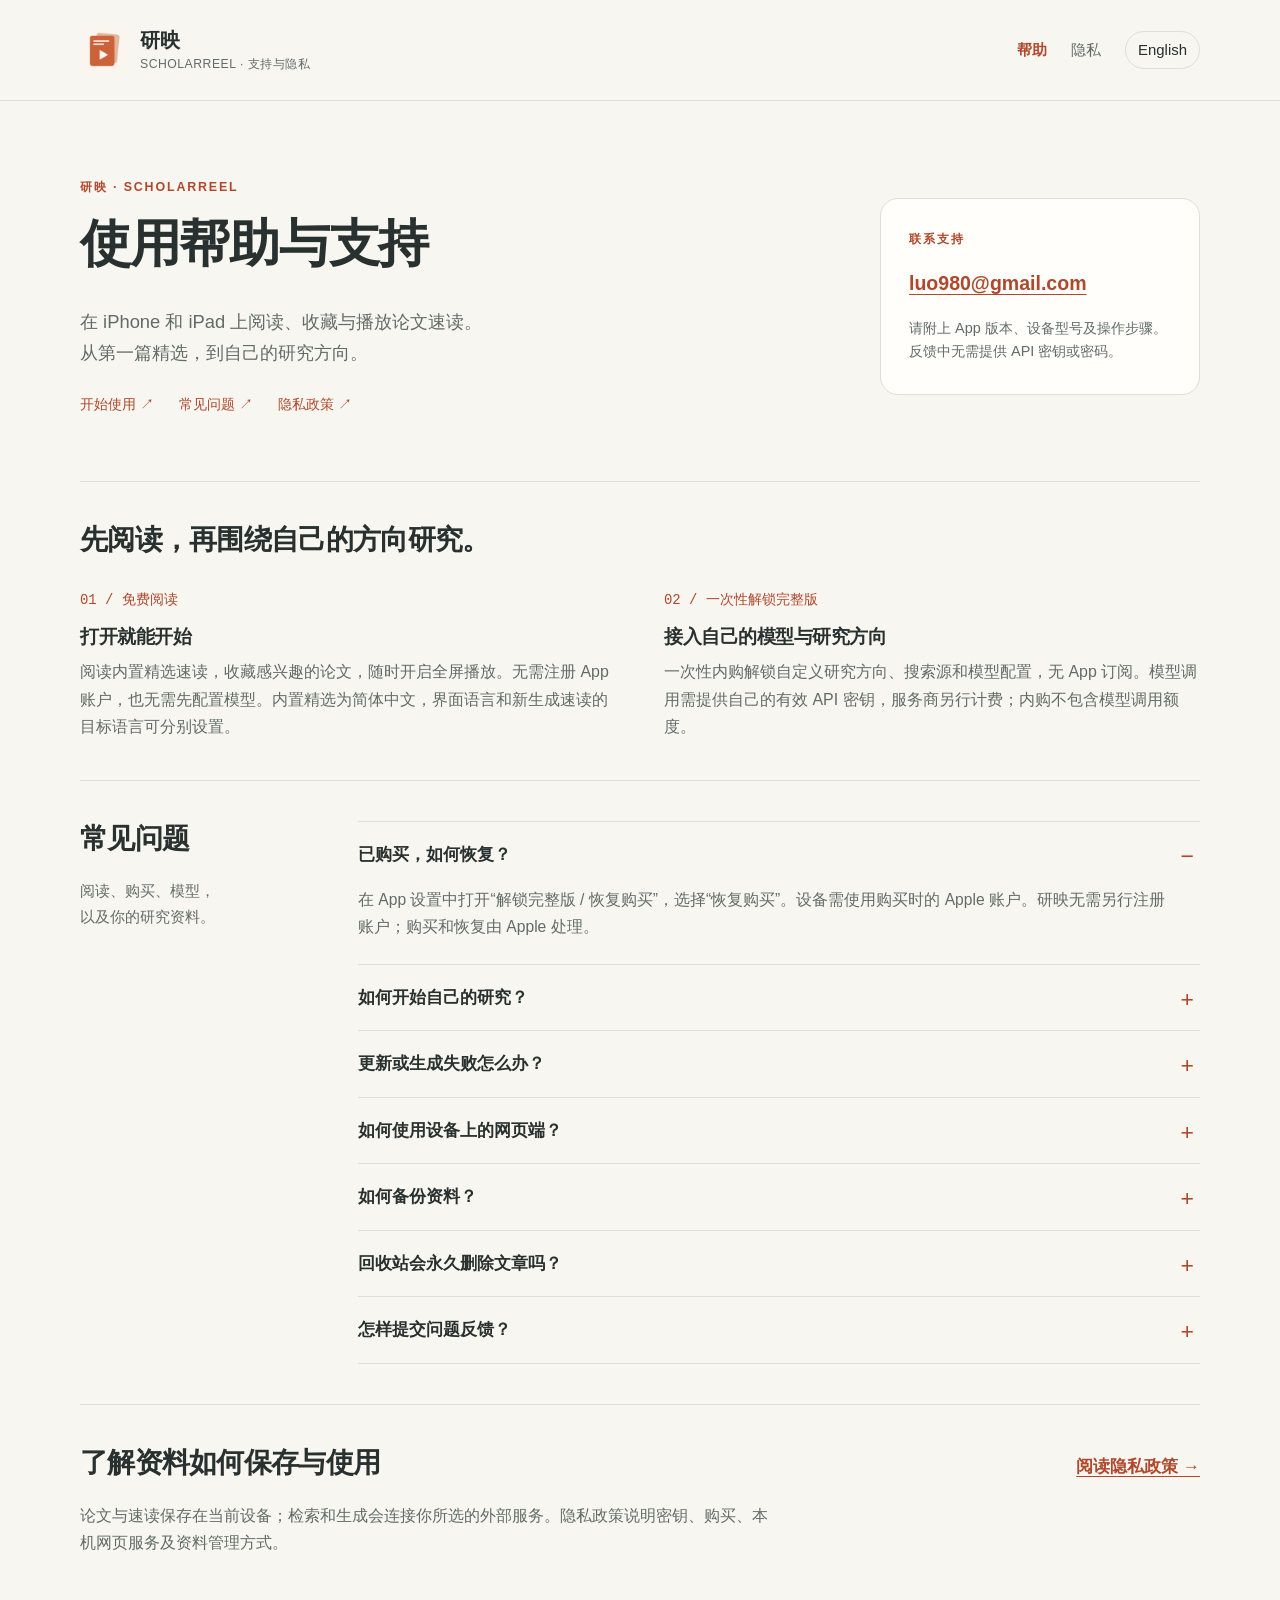
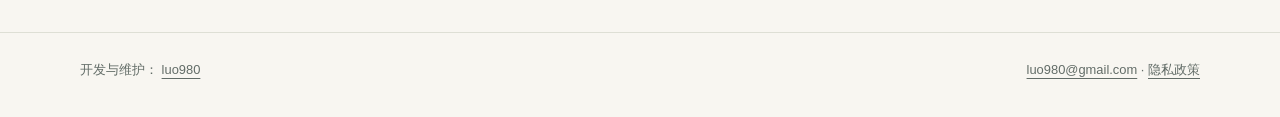
<file: site/index.html>
<!doctype html>
<html lang="zh-Hans">
<head>
<meta charset="utf-8">
<meta name="viewport" content="width=device-width, initial-scale=1">
<meta name="description" content="研映使用帮助：开始阅读、恢复购买、接入模型与联系支持。">
<meta name="theme-color" content="#f8f6f1">
<title>使用帮助与支持 · 研映</title>
<link rel="icon" href="assets/app-icon.png" type="image/png">
<link rel="stylesheet" href="assets/style.css">
<link rel="alternate" hreflang="en" href="en/">
</head>
<body>
<a class="skip" href="#main">跳到正文</a>
<header class="site-header"><div class="wrap header-inner">
<a class="brand" href="./"><img src="assets/app-icon.png" width="48" height="48" alt="研映 App 图标"><span>研映<small>SCHOLARREEL · 支持与隐私</small></span></a>
<nav class="top-nav" aria-label="主导航">
<a href="./" aria-current="page">帮助</a>
<a href="privacy/">隐私</a>
<a class="language" href="en/" lang="en" hreflang="en">English</a>
</nav></div></header>
<main id="main" class="wrap">
<section class="hero" aria-labelledby="page-title"><div><p class="eyebrow">研映 · SCHOLARREEL</p><h1 id="page-title">使用帮助与支持</h1><p class="lead">在 iPhone 和 iPad 上阅读、收藏与播放论文速读。<br>从第一篇精选，到自己的研究方向。</p><nav class="support-nav" aria-label="本页内容"><a href="#start">开始使用 ↗</a><a href="#questions">常见问题 ↗</a><a href="privacy/">隐私政策 ↗</a></nav></div>
<aside class="contact" aria-labelledby="contact-title"><p class="eyebrow" id="contact-title">联系支持</p><a class="email" href="mailto:luo980@gmail.com">luo980@gmail.com</a><p>请附上 App 版本、设备型号及操作步骤。<br>反馈中无需提供 API 密钥或密码。</p></aside></section>
<section class="section" id="start"><h2>先阅读，再围绕自己的方向研究。</h2><div class="steps">
<article><p class="step-number">01 / 免费阅读</p><h3>打开就能开始</h3><p>阅读内置精选速读，收藏感兴趣的论文，随时开启全屏播放。无需注册 App 账户，也无需先配置模型。内置精选为简体中文，界面语言和新生成速读的目标语言可分别设置。</p></article>
<article><p class="step-number">02 / 一次性解锁完整版</p><h3>接入自己的模型与研究方向</h3><p>一次性内购解锁自定义研究方向、搜索源和模型配置，无 App 订阅。模型调用需提供自己的有效 API 密钥，服务商另行计费；内购不包含模型调用额度。</p></article></div></section>
<section class="section faq-layout" id="questions"><div class="faq-title"><h2>常见问题</h2><p>阅读、购买、模型，<br>以及你的研究资料。</p></div><div><details class="faq" open><summary>已购买，如何恢复？</summary><div class="answer"><p>在 App 设置中打开“解锁完整版 / 恢复购买”，选择“恢复购买”。设备需使用购买时的 Apple 账户。研映无需另行注册账户；购买和恢复由 Apple 处理。</p></div></details><details class="faq"><summary>如何开始自己的研究？</summary><div class="answer"><p>解锁后，在“模型与 API”中保存模型服务、模型名称和自己的 API 密钥，并测试连接。添加研究方向、选择搜索源后，先更新论文，再选择速读目标语言和生成数量。可以手动生成，也可开启自动生成。</p><p>速读基于取得的论文标题和作者摘要整理。阅读重要结论时，请结合原论文核对。</p></div></details><details class="faq"><summary>更新或生成失败怎么办？</summary><div class="answer"><p>先在模型设置测试连接，再检查密钥、模型名称、服务商额度，以及研究方向绑定的搜索源。任务记录可帮助区分网络、来源或模型响应问题。使用自定义代理时，也请检查代理配置。</p></div></details><details class="faq"><summary>如何使用设备上的网页端？</summary><div class="answer"><p>在“设置 → 高级设置 → HTTP 与网页服务”查看当前设备的地址。其他设备需能连接到该地址，并让研映保持在前台或分屏显示。网页与 App 使用同一份本机资料，App 进入后台后网页服务会暂停。</p><p class="callout">网页服务默认开启，使用未加密的 HTTP，当前没有访问密码。能连接到服务的设备可浏览资料并操作配置和任务。请仅在可信网络使用，不需要时在上述设置中关闭。</p></div></details><details class="faq"><summary>如何备份资料？</summary><div class="answer"><p>在设置中导出 JSON 资料副本，包含论文、速读、收藏、笔记、回收站和研究配置，不含 App 保存的模型 API 密钥及代理密码。请自行保管导出文件。</p></div></details><details class="faq"><summary>回收站会永久删除文章吗？</summary><div class="answer"><p>移入回收站会保留文章，用于阻止后续重复推荐；可从回收站恢复。删除研究方向或搜索源会停止相应后续抓取，已有论文与速读仍保留。</p></div></details><details class="faq"><summary>怎样提交问题反馈？</summary><div class="answer"><p>发送邮件至 <a href="mailto:luo980@gmail.com">luo980@gmail.com</a>，附上设备型号、系统和 App 版本、操作步骤与报错内容。截图请遮盖 API 密钥、代理密码及其他私人信息。</p></div></details></div></section>
<section class="section privacy-note"><div><h2>了解资料如何保存与使用</h2><p>论文与速读保存在当前设备；检索和生成会连接你所选的外部服务。隐私政策说明密钥、购买、本机网页服务及资料管理方式。</p></div><a href="privacy/">阅读隐私政策 →</a></section>
</main><footer class="site-footer"><div class="wrap footer-inner"><span>开发与维护： <a href="https://github.com/luo980">luo980</a></span><span><a href="mailto:luo980@gmail.com">luo980@gmail.com</a> · <a href="privacy/">隐私政策</a></span></div></footer>
</body></html>
</file>
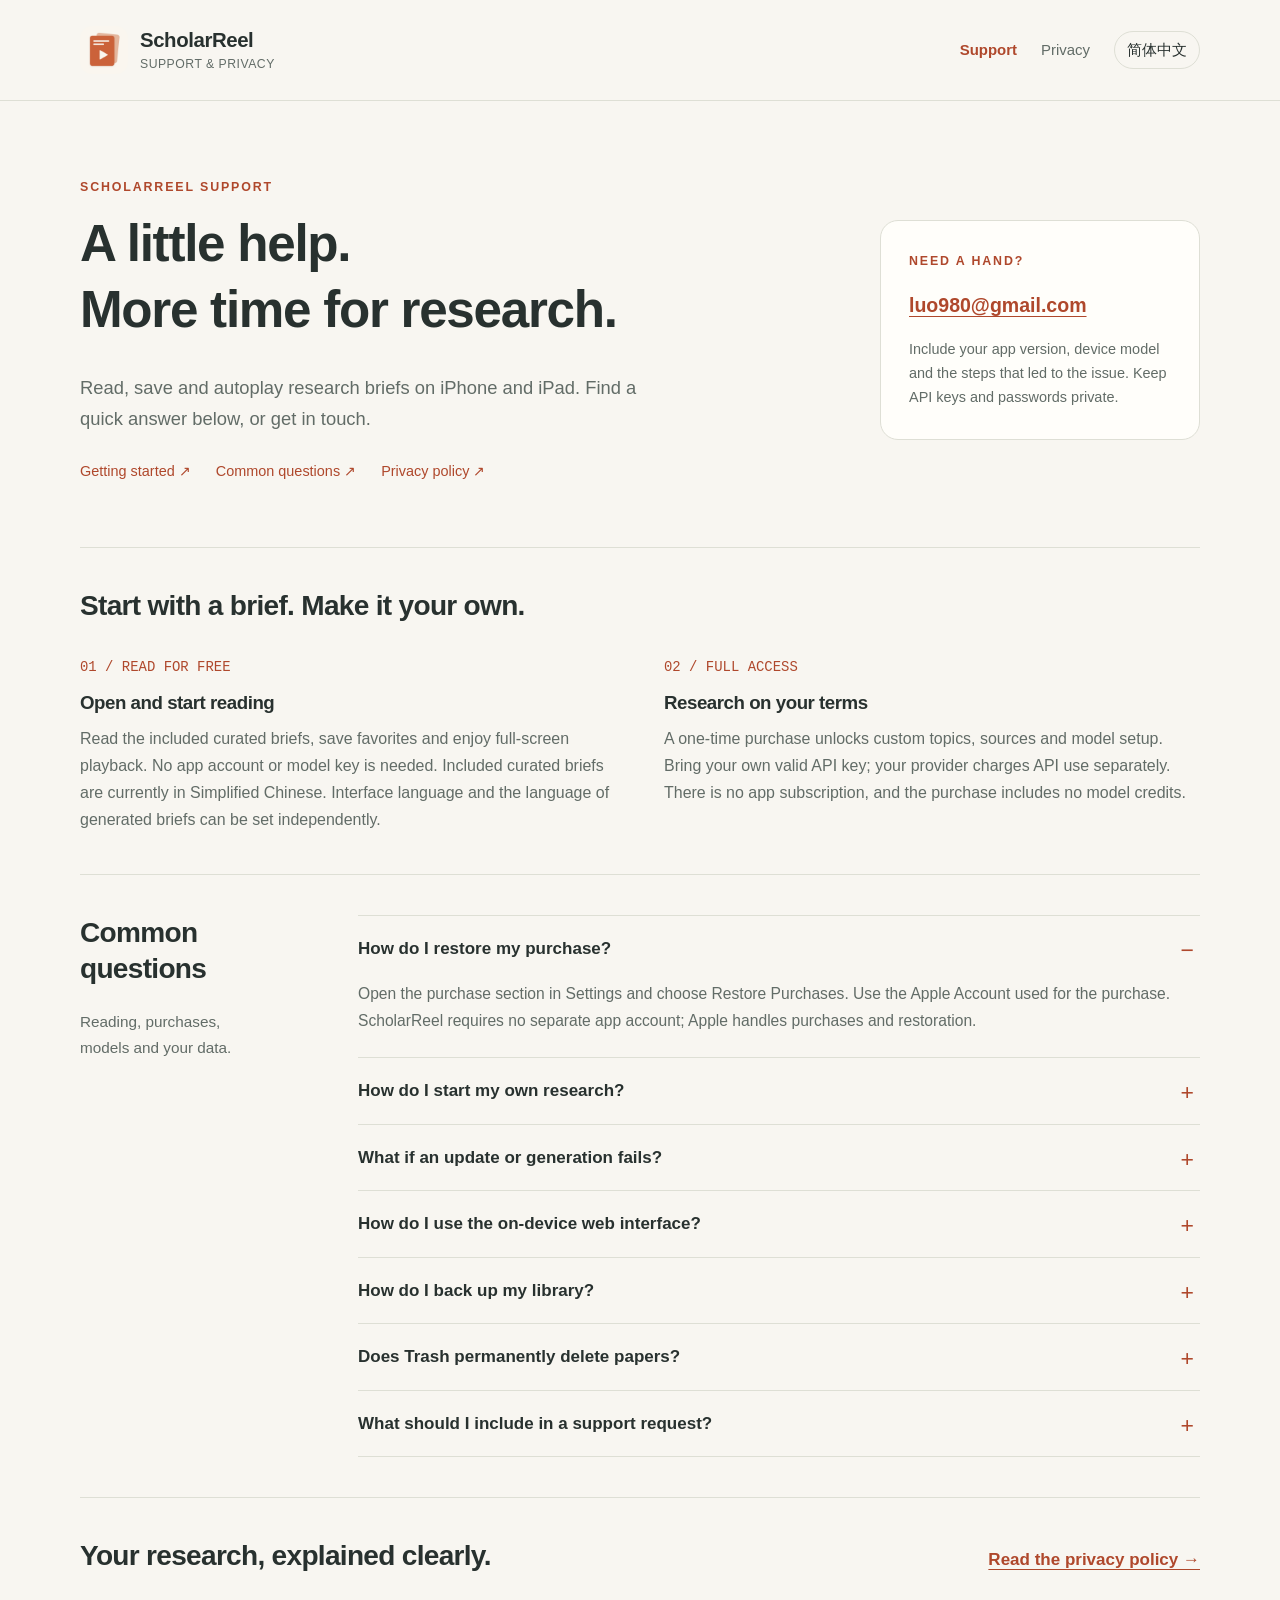
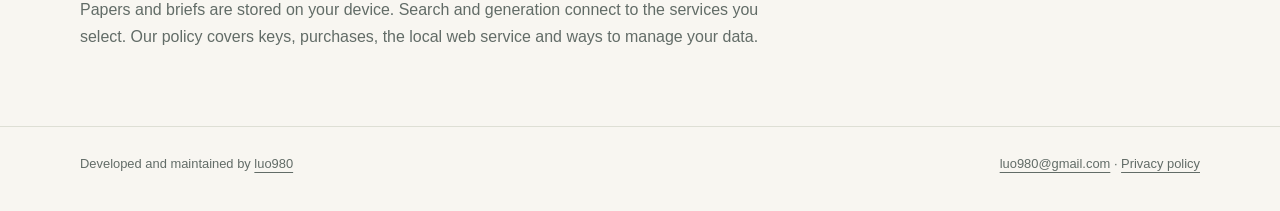
<file: site/en/index.html>
<!doctype html>
<html lang="en">
<head>
<meta charset="utf-8">
<meta name="viewport" content="width=device-width, initial-scale=1">
<meta name="description" content="ScholarReel support: start reading, restore a purchase, connect your own model, and get help.">
<meta name="theme-color" content="#f8f6f1">
<title>Support · ScholarReel</title>
<link rel="icon" href="../assets/app-icon.png" type="image/png">
<link rel="stylesheet" href="../assets/style.css">
<link rel="alternate" hreflang="zh-Hans" href="../">
</head>
<body>
<a class="skip" href="#main">Skip to content</a>
<header class="site-header"><div class="wrap header-inner">
<a class="brand" href="./"><img src="../assets/app-icon.png" width="48" height="48" alt="ScholarReel app icon"><span>ScholarReel<small>SUPPORT & PRIVACY</small></span></a>
<nav class="top-nav" aria-label="Main navigation">
<a href="./" aria-current="page">Support</a>
<a href="privacy/">Privacy</a>
<a class="language" href="../" lang="zh-Hans" hreflang="zh-Hans">简体中文</a>
</nav></div></header>
<main id="main" class="wrap">
<section class="hero" aria-labelledby="page-title"><div><p class="eyebrow">SCHOLARREEL SUPPORT</p><h1 id="page-title">A little help.<br>More time for research.</h1><p class="lead">Read, save and autoplay research briefs on iPhone and iPad. Find a quick answer below, or get in touch.</p><nav class="support-nav" aria-label="On this page"><a href="#start">Getting started ↗</a><a href="#questions">Common questions ↗</a><a href="privacy/">Privacy policy ↗</a></nav></div>
<aside class="contact" aria-labelledby="contact-title"><p class="eyebrow" id="contact-title">NEED A HAND?</p><a class="email" href="mailto:luo980@gmail.com">luo980@gmail.com</a><p>Include your app version, device model and the steps that led to the issue. Keep API keys and passwords private.</p></aside></section>
<section class="section" id="start"><h2>Start with a brief. Make it your own.</h2><div class="steps">
<article><p class="step-number">01 / READ FOR FREE</p><h3>Open and start reading</h3><p>Read the included curated briefs, save favorites and enjoy full-screen playback. No app account or model key is needed. Included curated briefs are currently in Simplified Chinese. Interface language and the language of generated briefs can be set independently.</p></article>
<article><p class="step-number">02 / FULL ACCESS</p><h3>Research on your terms</h3><p>A one-time purchase unlocks custom topics, sources and model setup. Bring your own valid API key; your provider charges API use separately. There is no app subscription, and the purchase includes no model credits.</p></article></div></section>
<section class="section faq-layout" id="questions"><div class="faq-title"><h2>Common questions</h2><p>Reading, purchases,<br>models and your data.</p></div><div><details class="faq" open><summary>How do I restore my purchase?</summary><div class="answer"><p>Open the purchase section in Settings and choose Restore Purchases. Use the Apple Account used for the purchase. ScholarReel requires no separate app account; Apple handles purchases and restoration.</p></div></details><details class="faq"><summary>How do I start my own research?</summary><div class="answer"><p>After unlocking, open Models &amp; API to save your provider, model and API key, then test the connection. Add a research topic and select its sources. Update papers, then choose a target language and how many briefs to generate. You can generate manually or enable automatic generation.</p><p>Briefs use the available paper title and author abstract. Check important findings against the original paper.</p></div></details><details class="faq"><summary>What if an update or generation fails?</summary><div class="answer"><p>Test the model connection, then check the API key, model name, provider quota and the sources selected for your topic. Task history helps identify network, source and model response errors. If you use a custom proxy, check its configuration too.</p></div></details><details class="faq"><summary>How do I use the on-device web interface?</summary><div class="answer"><p>Open Settings → Advanced Settings → HTTP &amp; Web Service to see the device’s current addresses. The other device must be able to reach that address. Keep ScholarReel in the foreground or in split view. The web interface uses the same local data as the app; the service pauses when the app goes into the background.</p><p class="callout">The web service is enabled by default. It uses unencrypted HTTP and currently has no access password. Devices that can reach it can browse your library and operate settings and tasks. Use it on trusted networks and turn it off when you do not need it.</p></div></details><details class="faq"><summary>How do I back up my library?</summary><div class="answer"><p>Settings lets you export a JSON copy containing papers, briefs, favorites, notes, Trash and research configuration. App-managed model API keys and proxy passwords are excluded. Keep exported files in a location you trust.</p></div></details><details class="faq"><summary>Does Trash permanently delete papers?</summary><div class="answer"><p>Trash retains a paper to prevent repeated recommendations. You can restore it from Trash. Removing a research topic or source stops its future fetching but keeps existing papers and briefs.</p></div></details><details class="faq"><summary>What should I include in a support request?</summary><div class="answer"><p>Email <a href="mailto:luo980@gmail.com">luo980@gmail.com</a> with your device model, operating system and app versions, the steps you took, and any error message. Hide API keys, proxy passwords and private information in screenshots.</p></div></details></div></section>
<section class="section privacy-note"><div><h2>Your research, explained clearly.</h2><p>Papers and briefs are stored on your device. Search and generation connect to the services you select. Our policy covers keys, purchases, the local web service and ways to manage your data.</p></div><a href="privacy/">Read the privacy policy →</a></section>
</main><footer class="site-footer"><div class="wrap footer-inner"><span>Developed and maintained by <a href="https://github.com/luo980">luo980</a></span><span><a href="mailto:luo980@gmail.com">luo980@gmail.com</a> · <a href="privacy/">Privacy policy</a></span></div></footer>
</body></html>
</file>
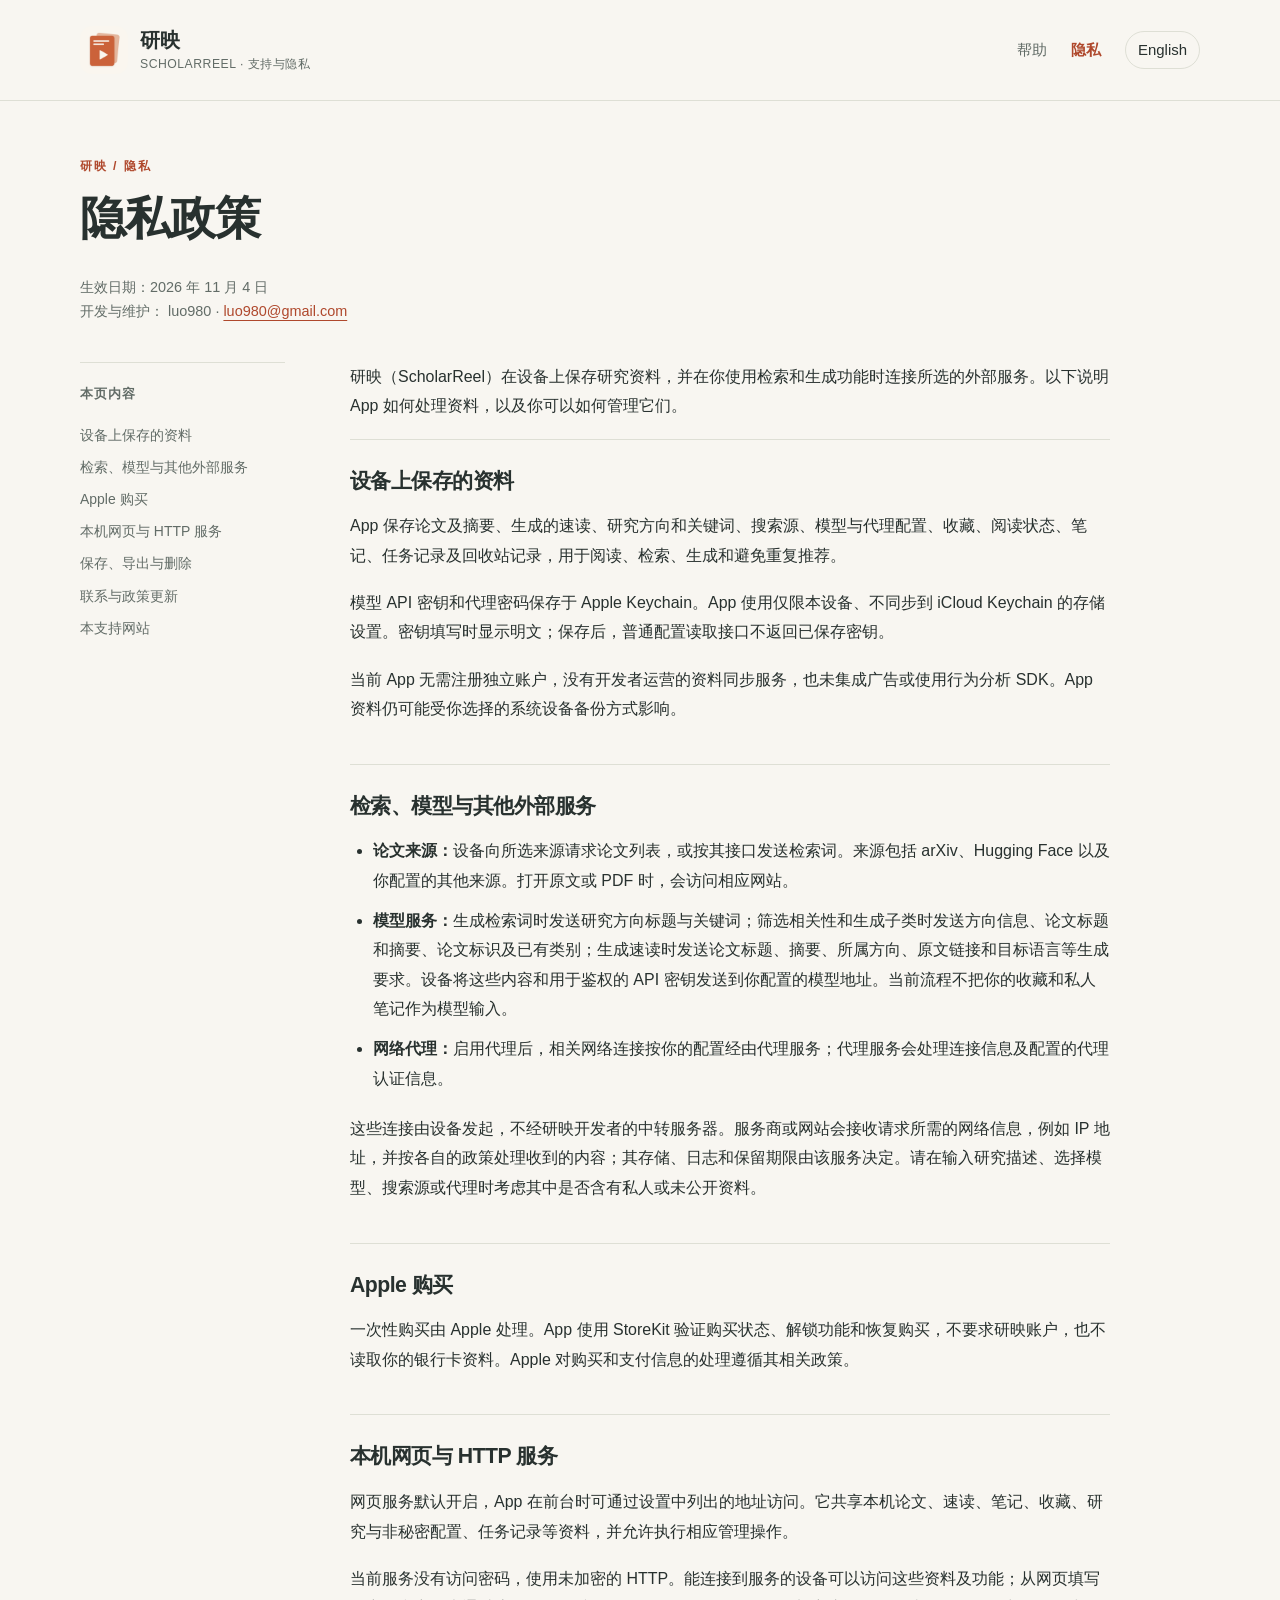
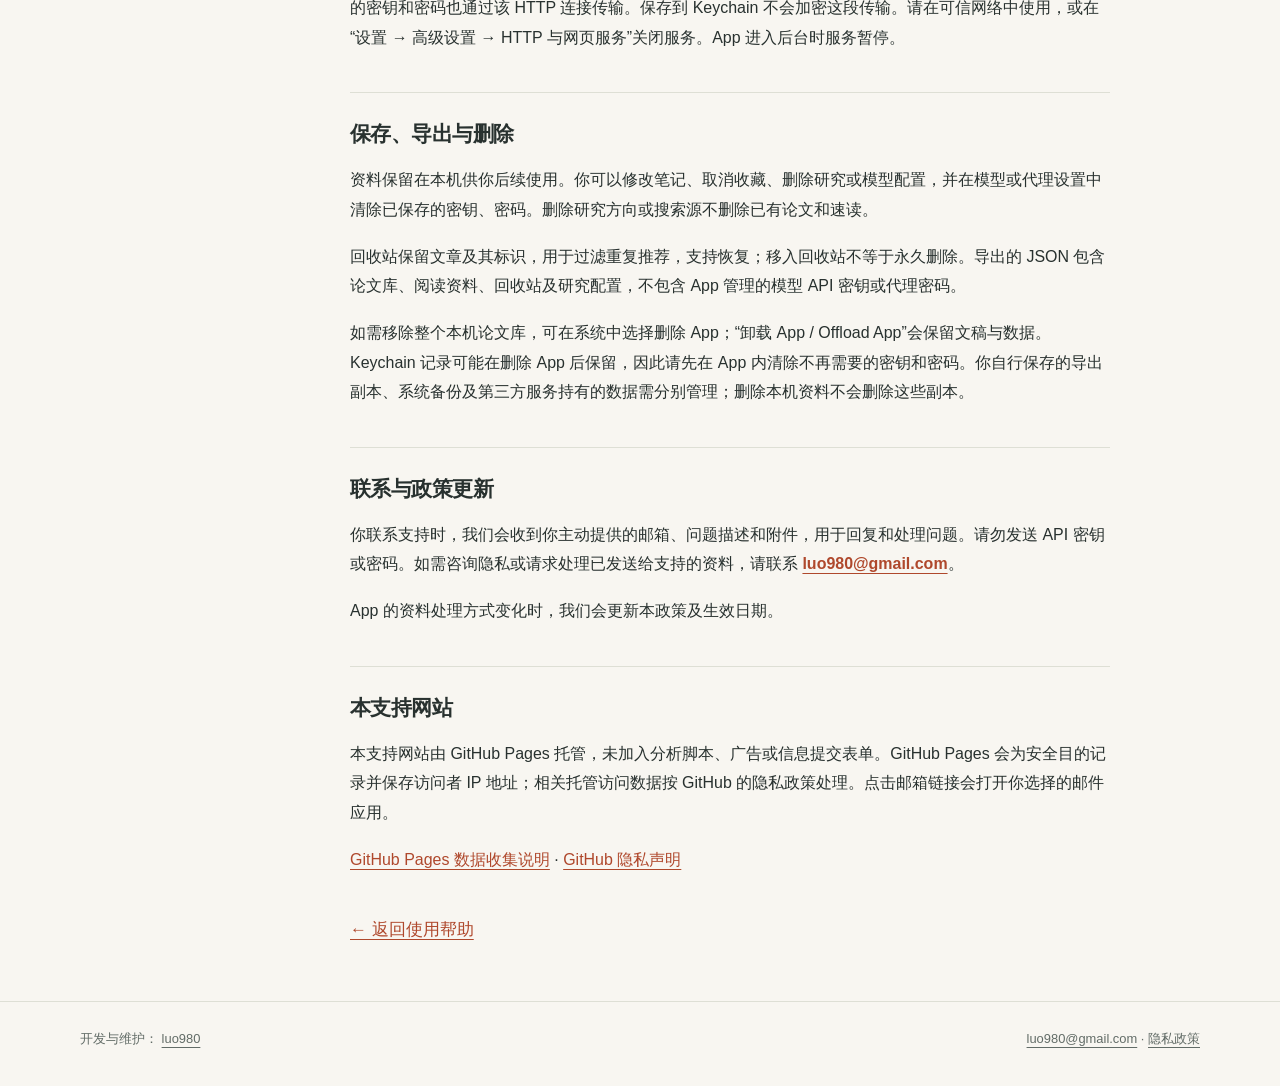
<file: site/privacy/index.html>
<!doctype html>
<html lang="zh-Hans">
<head>
<meta charset="utf-8">
<meta name="viewport" content="width=device-width, initial-scale=1">
<meta name="description" content="研映隐私政策：了解本机资料、模型服务、API 密钥、购买及支持信息的处理方式。">
<meta name="theme-color" content="#f8f6f1">
<title>隐私政策 · 研映</title>
<link rel="icon" href="../assets/app-icon.png" type="image/png">
<link rel="stylesheet" href="../assets/style.css">
<link rel="alternate" hreflang="en" href="../en/privacy/">
</head>
<body>
<a class="skip" href="#main">跳到正文</a>
<header class="site-header"><div class="wrap header-inner">
<a class="brand" href="../"><img src="../assets/app-icon.png" width="48" height="48" alt="研映 App 图标"><span>研映<small>SCHOLARREEL · 支持与隐私</small></span></a>
<nav class="top-nav" aria-label="主导航">
<a href="../">帮助</a>
<a href="./" aria-current="page">隐私</a>
<a class="language" href="../en/privacy/" lang="en" hreflang="en">English</a>
</nav></div></header>
<main id="main" class="wrap"><header class="policy-header"><p class="eyebrow">研映 / 隐私</p><h1>隐私政策</h1><p class="meta">生效日期：2026 年 11 月 4 日<br>开发与维护： luo980 · <a href="mailto:luo980@gmail.com">luo980@gmail.com</a></p></header><div class="policy-grid"><nav class="toc" aria-label="政策目录"><p>本页内容</p><a href="#on-device">设备上保存的资料</a><a href="#external-services">检索、模型与其他外部服务</a><a href="#purchases">Apple 购买</a><a href="#local-web">本机网页与 HTTP 服务</a><a href="#retention">保存、导出与删除</a><a href="#contact-updates">联系与政策更新</a><a href="#website">本支持网站</a></nav><article class="policy"><p>研映（ScholarReel）在设备上保存研究资料，并在你使用检索和生成功能时连接所选的外部服务。以下说明 App 如何处理资料，以及你可以如何管理它们。</p><h2 id="on-device">设备上保存的资料</h2><p>App 保存论文及摘要、生成的速读、研究方向和关键词、搜索源、模型与代理配置、收藏、阅读状态、笔记、任务记录及回收站记录，用于阅读、检索、生成和避免重复推荐。</p><p>模型 API 密钥和代理密码保存于 Apple Keychain。App 使用仅限本设备、不同步到 iCloud Keychain 的存储设置。密钥填写时显示明文；保存后，普通配置读取接口不返回已保存密钥。</p><p>当前 App 无需注册独立账户，没有开发者运营的资料同步服务，也未集成广告或使用行为分析 SDK。App 资料仍可能受你选择的系统设备备份方式影响。</p><h2 id="external-services">检索、模型与其他外部服务</h2><ul><li><strong>论文来源：</strong>设备向所选来源请求论文列表，或按其接口发送检索词。来源包括 arXiv、Hugging Face 以及你配置的其他来源。打开原文或 PDF 时，会访问相应网站。</li><li><strong>模型服务：</strong>生成检索词时发送研究方向标题与关键词；筛选相关性和生成子类时发送方向信息、论文标题和摘要、论文标识及已有类别；生成速读时发送论文标题、摘要、所属方向、原文链接和目标语言等生成要求。设备将这些内容和用于鉴权的 API 密钥发送到你配置的模型地址。当前流程不把你的收藏和私人笔记作为模型输入。</li><li><strong>网络代理：</strong>启用代理后，相关网络连接按你的配置经由代理服务；代理服务会处理连接信息及配置的代理认证信息。</li></ul><p>这些连接由设备发起，不经研映开发者的中转服务器。服务商或网站会接收请求所需的网络信息，例如 IP 地址，并按各自的政策处理收到的内容；其存储、日志和保留期限由该服务决定。请在输入研究描述、选择模型、搜索源或代理时考虑其中是否含有私人或未公开资料。</p><h2 id="purchases">Apple 购买</h2><p>一次性购买由 Apple 处理。App 使用 StoreKit 验证购买状态、解锁功能和恢复购买，不要求研映账户，也不读取你的银行卡资料。Apple 对购买和支付信息的处理遵循其相关政策。</p><h2 id="local-web">本机网页与 HTTP 服务</h2><p>网页服务默认开启，App 在前台时可通过设置中列出的地址访问。它共享本机论文、速读、笔记、收藏、研究与非秘密配置、任务记录等资料，并允许执行相应管理操作。</p><p>当前服务没有访问密码，使用未加密的 HTTP。能连接到服务的设备可以访问这些资料及功能；从网页填写的密钥和密码也通过该 HTTP 连接传输。保存到 Keychain 不会加密这段传输。请在可信网络中使用，或在“设置 → 高级设置 → HTTP 与网页服务”关闭服务。App 进入后台时服务暂停。</p><h2 id="retention">保存、导出与删除</h2><p>资料保留在本机供你后续使用。你可以修改笔记、取消收藏、删除研究或模型配置，并在模型或代理设置中清除已保存的密钥、密码。删除研究方向或搜索源不删除已有论文和速读。</p><p>回收站保留文章及其标识，用于过滤重复推荐，支持恢复；移入回收站不等于永久删除。导出的 JSON 包含论文库、阅读资料、回收站及研究配置，不包含 App 管理的模型 API 密钥或代理密码。</p><p>如需移除整个本机论文库，可在系统中选择删除 App；“卸载 App / Offload App”会保留文稿与数据。Keychain 记录可能在删除 App 后保留，因此请先在 App 内清除不再需要的密钥和密码。你自行保存的导出副本、系统备份及第三方服务持有的数据需分别管理；删除本机资料不会删除这些副本。</p><h2 id="contact-updates">联系与政策更新</h2><p>你联系支持时，我们会收到你主动提供的邮箱、问题描述和附件，用于回复和处理问题。请勿发送 API 密钥或密码。如需咨询隐私或请求处理已发送给支持的资料，请联系 <strong><a href="mailto:luo980@gmail.com">luo980@gmail.com</a></strong>。</p><p>App 的资料处理方式变化时，我们会更新本政策及生效日期。</p><h2 id="website">本支持网站</h2><p>本支持网站由 GitHub Pages 托管，未加入分析脚本、广告或信息提交表单。GitHub Pages 会为安全目的记录并保存访问者 IP 地址；相关托管访问数据按 GitHub 的隐私政策处理。点击邮箱链接会打开你选择的邮件应用。</p><p><a href="https://docs.github.com/en/pages/getting-started-with-github-pages/what-is-github-pages#data-collection">GitHub Pages 数据收集说明</a> · <a href="https://docs.github.com/en/site-policy/privacy-policies/github-general-privacy-statement">GitHub 隐私声明</a></p><a class="back" href="../">← 返回使用帮助</a></article></div></main><footer class="site-footer"><div class="wrap footer-inner"><span>开发与维护： <a href="https://github.com/luo980">luo980</a></span><span><a href="mailto:luo980@gmail.com">luo980@gmail.com</a> · <a href="./">隐私政策</a></span></div></footer>
</body></html>
</file>
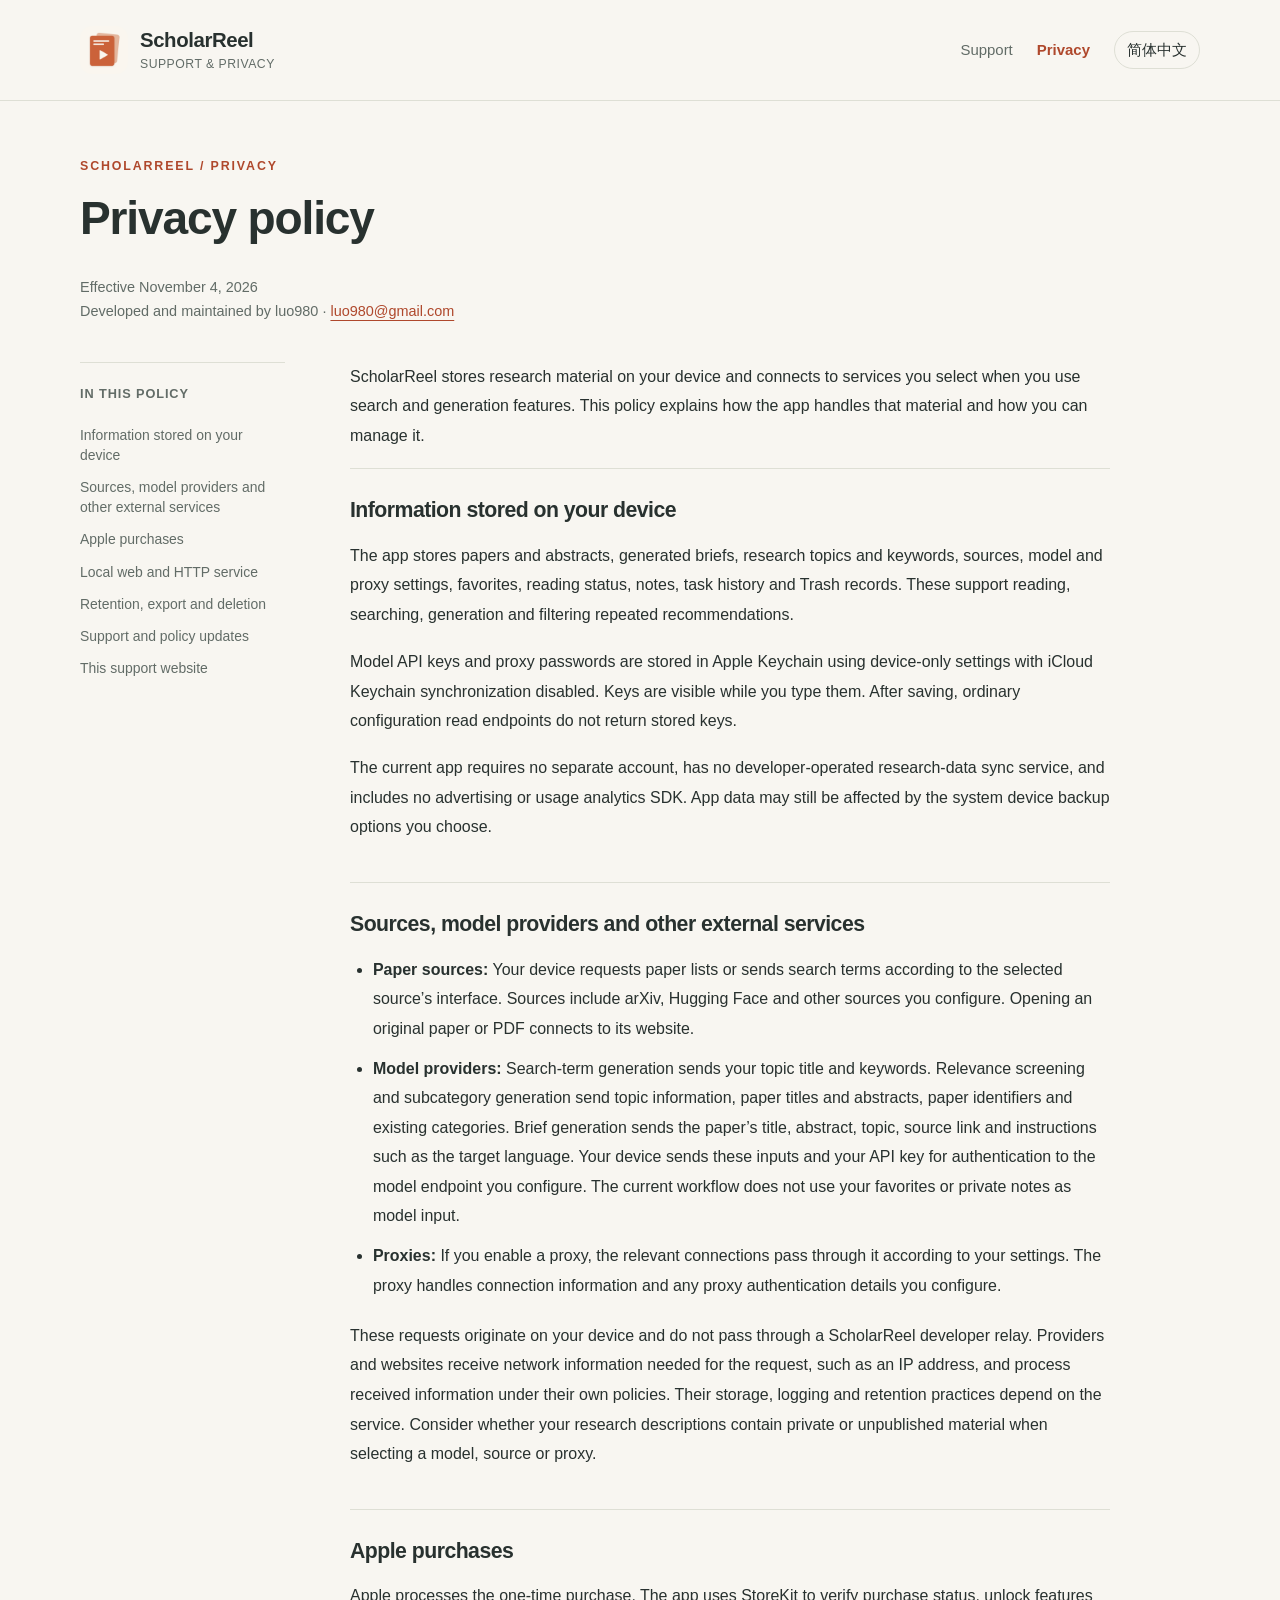
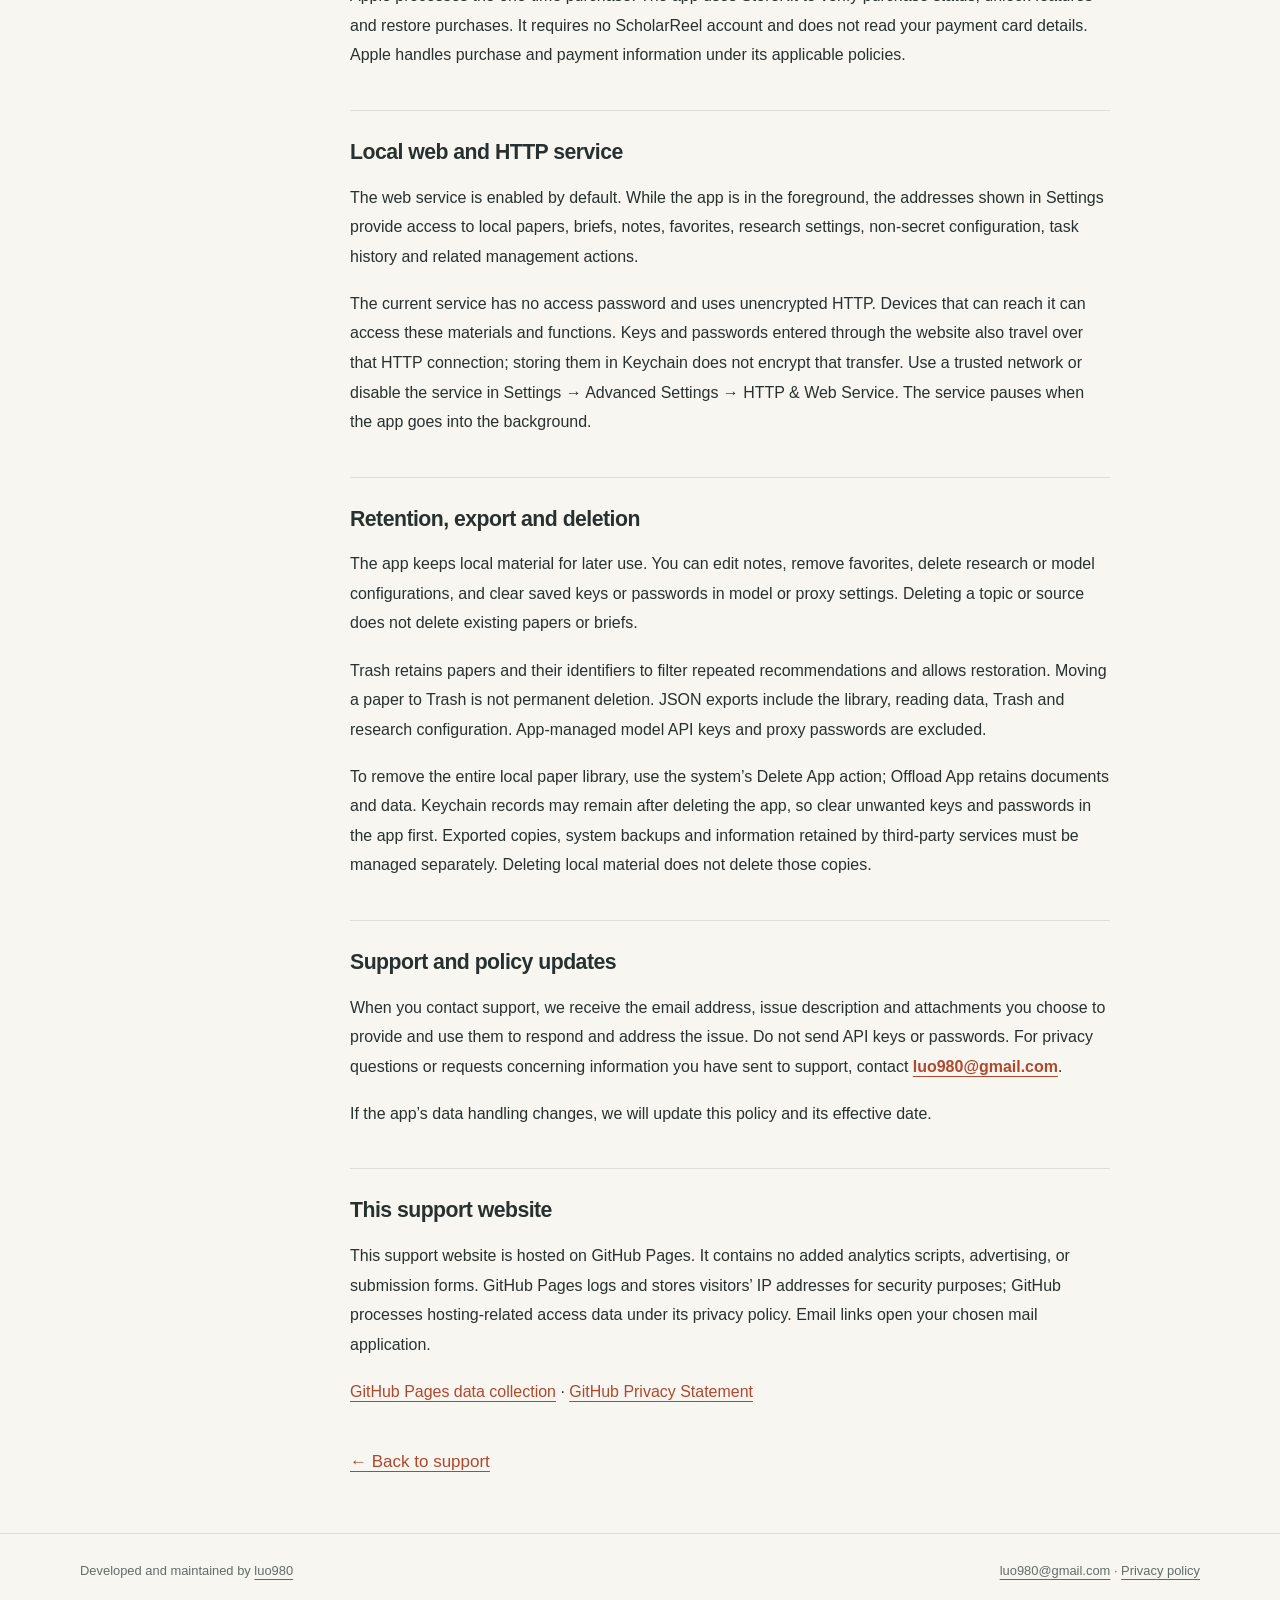
<file: site/en/privacy/index.html>
<!doctype html>
<html lang="en">
<head>
<meta charset="utf-8">
<meta name="viewport" content="width=device-width, initial-scale=1">
<meta name="description" content="ScholarReel privacy policy: local research data, model providers, API keys, purchases, and support.">
<meta name="theme-color" content="#f8f6f1">
<title>Privacy Policy · ScholarReel</title>
<link rel="icon" href="../../assets/app-icon.png" type="image/png">
<link rel="stylesheet" href="../../assets/style.css">
<link rel="alternate" hreflang="zh-Hans" href="../../privacy/">
</head>
<body>
<a class="skip" href="#main">Skip to content</a>
<header class="site-header"><div class="wrap header-inner">
<a class="brand" href="../"><img src="../../assets/app-icon.png" width="48" height="48" alt="ScholarReel app icon"><span>ScholarReel<small>SUPPORT & PRIVACY</small></span></a>
<nav class="top-nav" aria-label="Main navigation">
<a href="../">Support</a>
<a href="./" aria-current="page">Privacy</a>
<a class="language" href="../../privacy/" lang="zh-Hans" hreflang="zh-Hans">简体中文</a>
</nav></div></header>
<main id="main" class="wrap"><header class="policy-header"><p class="eyebrow">SCHOLARREEL / PRIVACY</p><h1>Privacy policy</h1><p class="meta">Effective November 4, 2026<br>Developed and maintained by luo980 · <a href="mailto:luo980@gmail.com">luo980@gmail.com</a></p></header><div class="policy-grid"><nav class="toc" aria-label="Policy contents"><p>IN THIS POLICY</p><a href="#on-device">Information stored on your device</a><a href="#external-services">Sources, model providers and other external services</a><a href="#purchases">Apple purchases</a><a href="#local-web">Local web and HTTP service</a><a href="#retention">Retention, export and deletion</a><a href="#contact-updates">Support and policy updates</a><a href="#website">This support website</a></nav><article class="policy"><p>ScholarReel stores research material on your device and connects to services you select when you use search and generation features. This policy explains how the app handles that material and how you can manage it.</p><h2 id="on-device">Information stored on your device</h2><p>The app stores papers and abstracts, generated briefs, research topics and keywords, sources, model and proxy settings, favorites, reading status, notes, task history and Trash records. These support reading, searching, generation and filtering repeated recommendations.</p><p>Model API keys and proxy passwords are stored in Apple Keychain using device-only settings with iCloud Keychain synchronization disabled. Keys are visible while you type them. After saving, ordinary configuration read endpoints do not return stored keys.</p><p>The current app requires no separate account, has no developer-operated research-data sync service, and includes no advertising or usage analytics SDK. App data may still be affected by the system device backup options you choose.</p><h2 id="external-services">Sources, model providers and other external services</h2><ul><li><strong>Paper sources:</strong> Your device requests paper lists or sends search terms according to the selected source’s interface. Sources include arXiv, Hugging Face and other sources you configure. Opening an original paper or PDF connects to its website.</li><li><strong>Model providers:</strong> Search-term generation sends your topic title and keywords. Relevance screening and subcategory generation send topic information, paper titles and abstracts, paper identifiers and existing categories. Brief generation sends the paper’s title, abstract, topic, source link and instructions such as the target language. Your device sends these inputs and your API key for authentication to the model endpoint you configure. The current workflow does not use your favorites or private notes as model input.</li><li><strong>Proxies:</strong> If you enable a proxy, the relevant connections pass through it according to your settings. The proxy handles connection information and any proxy authentication details you configure.</li></ul><p>These requests originate on your device and do not pass through a ScholarReel developer relay. Providers and websites receive network information needed for the request, such as an IP address, and process received information under their own policies. Their storage, logging and retention practices depend on the service. Consider whether your research descriptions contain private or unpublished material when selecting a model, source or proxy.</p><h2 id="purchases">Apple purchases</h2><p>Apple processes the one-time purchase. The app uses StoreKit to verify purchase status, unlock features and restore purchases. It requires no ScholarReel account and does not read your payment card details. Apple handles purchase and payment information under its applicable policies.</p><h2 id="local-web">Local web and HTTP service</h2><p>The web service is enabled by default. While the app is in the foreground, the addresses shown in Settings provide access to local papers, briefs, notes, favorites, research settings, non-secret configuration, task history and related management actions.</p><p>The current service has no access password and uses unencrypted HTTP. Devices that can reach it can access these materials and functions. Keys and passwords entered through the website also travel over that HTTP connection; storing them in Keychain does not encrypt that transfer. Use a trusted network or disable the service in Settings → Advanced Settings → HTTP &amp; Web Service. The service pauses when the app goes into the background.</p><h2 id="retention">Retention, export and deletion</h2><p>The app keeps local material for later use. You can edit notes, remove favorites, delete research or model configurations, and clear saved keys or passwords in model or proxy settings. Deleting a topic or source does not delete existing papers or briefs.</p><p>Trash retains papers and their identifiers to filter repeated recommendations and allows restoration. Moving a paper to Trash is not permanent deletion. JSON exports include the library, reading data, Trash and research configuration. App-managed model API keys and proxy passwords are excluded.</p><p>To remove the entire local paper library, use the system’s Delete App action; Offload App retains documents and data. Keychain records may remain after deleting the app, so clear unwanted keys and passwords in the app first. Exported copies, system backups and information retained by third-party services must be managed separately. Deleting local material does not delete those copies.</p><h2 id="contact-updates">Support and policy updates</h2><p>When you contact support, we receive the email address, issue description and attachments you choose to provide and use them to respond and address the issue. Do not send API keys or passwords. For privacy questions or requests concerning information you have sent to support, contact <strong><a href="mailto:luo980@gmail.com">luo980@gmail.com</a></strong>.</p><p>If the app’s data handling changes, we will update this policy and its effective date.</p><h2 id="website">This support website</h2><p>This support website is hosted on GitHub Pages. It contains no added analytics scripts, advertising, or submission forms. GitHub Pages logs and stores visitors’ IP addresses for security purposes; GitHub processes hosting-related access data under its privacy policy. Email links open your chosen mail application.</p><p><a href="https://docs.github.com/en/pages/getting-started-with-github-pages/what-is-github-pages#data-collection">GitHub Pages data collection</a> · <a href="https://docs.github.com/en/site-policy/privacy-policies/github-general-privacy-statement">GitHub Privacy Statement</a></p><a class="back" href="../">← Back to support</a></article></div></main><footer class="site-footer"><div class="wrap footer-inner"><span>Developed and maintained by <a href="https://github.com/luo980">luo980</a></span><span><a href="mailto:luo980@gmail.com">luo980@gmail.com</a> · <a href="./">Privacy policy</a></span></div></footer>
</body></html>
</file>
<file: site/assets/style.css>
:root{color-scheme:light;--paper:#f8f6f1;--surface:#fffefa;--ink:#28312f;--muted:#626c67;--accent:#af482c;--soft:#f3e8df;--rule:#dedfd5;--radius:18px;font-family:-apple-system,BlinkMacSystemFont,"Segoe UI","PingFang SC","Hiragino Sans GB",sans-serif;font-size:17px;line-height:1.7;color:var(--ink);background:var(--paper)}
*{box-sizing:border-box}body{margin:0}a{color:var(--accent);text-underline-offset:4px;text-decoration-thickness:1px}a:hover{text-decoration-thickness:2px}a:focus-visible,summary:focus-visible{outline:3px solid var(--accent);outline-offset:5px;border-radius:3px}img{max-width:100%;display:block}p{margin:0 0 1.1em}h1,h2,h3{line-height:1.3;letter-spacing:-.025em;text-wrap:balance}h1{font-size:clamp(2.2rem,4vw,3.8rem);margin:.25em 0 .55em;font-weight:650}h2{font-size:1.65rem;margin:0 0 .75em;font-weight:650}h3{font-size:1.1rem;margin:0 0 .5em}ul,ol{padding-left:1.35em;margin:0 0 1.2em}li+li{margin-top:.65em}small{font-size:.82rem}.wrap{width:min(1120px,calc(100% - 64px));margin-inline:auto}.skip{position:absolute;left:1rem;top:-100px;z-index:10;background:var(--surface);padding:.6em 1em}.skip:focus{top:1rem}.site-header{border-bottom:1px solid var(--rule)}.header-inner{display:flex;align-items:center;justify-content:space-between;gap:24px;min-height:100px}.brand{display:flex;align-items:center;gap:12px;color:var(--ink);text-decoration:none;font-weight:650;letter-spacing:-.02em;font-size:1.2rem;flex-shrink:0}.brand img{height:48px;width:48px;border-radius:12px}.brand span{display:flex;flex-direction:column;line-height:1.25}.brand small{font-size:.72rem;font-weight:400;color:var(--muted);letter-spacing:.04em;margin-top:4px}.top-nav{display:flex;gap:24px;align-items:center;flex-wrap:wrap;font-size:.88rem}.top-nav a{color:var(--muted);text-decoration:none}.top-nav a[aria-current="page"]{color:var(--accent);font-weight:650}.top-nav .language{border:1px solid var(--rule);padding:5px 12px;border-radius:99px;color:var(--ink)}.eyebrow{font-size:.73rem;letter-spacing:.15em;text-transform:uppercase;font-weight:650;color:var(--accent);margin-bottom:1em}.hero{display:grid;grid-template-columns:minmax(0,1fr) 320px;gap:64px;padding:76px 0 64px;align-items:center}.hero .lead{font-size:1.08rem;color:var(--muted);max-width:600px;margin-bottom:0}.contact{background:var(--surface);border:1px solid var(--rule);border-radius:var(--radius);padding:30px 28px}.contact .eyebrow{margin-bottom:1rem}.email{font-size:1.15rem;font-weight:650;overflow-wrap:anywhere}.contact p:last-child{font-size:.85rem;line-height:1.65;color:var(--muted);margin:16px 0 0}.section{padding:40px 0;border-top:1px solid var(--rule);scroll-margin-top:24px}.section-intro{color:var(--muted);max-width:700px}.steps{display:grid;grid-template-columns:1fr 1fr;gap:48px;padding-top:10px}.step-number{font-family:ui-monospace,SFMono-Regular,Consolas,monospace;color:var(--accent);font-size:.82rem;margin:0 0 12px}.steps p:last-child{margin-bottom:0;color:var(--muted);font-size:.94rem}.faq-layout{display:grid;grid-template-columns:230px minmax(0,1fr);gap:48px}.faq-title p{color:var(--muted);font-size:.9rem}.faq{border-top:1px solid var(--rule)}.faq:last-child{border-bottom:1px solid var(--rule)}.faq summary{cursor:pointer;list-style:none;position:relative;padding:20px 36px 20px 0;font-weight:600;line-height:1.5}.faq summary::-webkit-details-marker{display:none}.faq summary::after{content:"+";position:absolute;right:6px;top:17px;font-weight:400;font-size:1.35rem;color:var(--accent)}.faq[open] summary::after{content:"−"}.faq .answer{padding:0 24px 23px 0;font-size:.92rem;color:var(--muted)}.faq .answer p:last-child{margin:0}.callout{border-left:3px solid var(--accent);padding:4px 0 4px 20px;margin-top:1rem;color:var(--ink)}.privacy-note{display:flex;gap:36px;justify-content:space-between;align-items:baseline}.privacy-note p{max-width:700px;font-size:.94rem;color:var(--muted);margin-bottom:0}.privacy-note a{white-space:nowrap;font-weight:600}.site-footer{border-top:1px solid var(--rule);margin-top:36px;padding:26px 0 36px;color:var(--muted);font-size:.76rem}.footer-inner{display:flex;gap:14px 30px;justify-content:space-between;flex-wrap:wrap}.footer-inner a{color:inherit}.policy-header{padding:55px 0 38px}.policy-header h1{font-size:clamp(2rem,3.6vw,3rem)}.policy-header .meta{font-size:.85rem;color:var(--muted);margin:0}.policy-grid{display:grid;grid-template-columns:205px minmax(0,1fr);gap:65px;align-items:start}.toc{position:sticky;top:24px;font-size:.82rem;border-top:1px solid var(--rule);padding:20px 0}.toc p{font-weight:650;font-size:.75rem;color:var(--muted);letter-spacing:.07em}.toc a{display:block;text-decoration:none;color:var(--muted);padding:6px 0;line-height:1.45}.toc a:hover{color:var(--accent)}.policy{max-width:760px;padding-bottom:20px;overflow-wrap:anywhere}.policy .intro{font-size:1.03rem;color:var(--muted);margin-bottom:34px}.policy h2{font-size:1.25rem;margin:40px 0 16px;padding-top:28px;border-top:1px solid var(--rule);scroll-margin-top:16px}.policy p,.policy li{font-size:.94rem;line-height:1.85}.policy h2:first-of-type{margin-top:0}.policy strong{font-weight:650;color:var(--ink)}.policy a{overflow-wrap:anywhere}.policy .back{display:inline-block;margin-top:24px}.hero a,.top-nav a,.site-footer a{transition:color .15s ease}.support-nav{display:flex;flex-wrap:wrap;gap:14px 25px;margin:24px 0 0;font-size:.85rem}.support-nav a{text-decoration:none}.serif{font-family:Georgia,"Songti SC",serif}
@media(max-width:900px){.hero{grid-template-columns:minmax(0,1fr) 285px;gap:32px}.faq-layout{grid-template-columns:180px minmax(0,1fr);gap:30px}.policy-grid{grid-template-columns:175px minmax(0,1fr);gap:32px}.top-nav{gap:16px}}
@media(max-width:680px){:root{font-size:16px}.wrap{width:calc(100% - 36px)}.header-inner{min-height:88px;gap:12px}.brand{font-size:1.02rem;gap:9px}.brand img{width:40px;height:40px;border-radius:10px}.brand small{font-size:.64rem}.top-nav{gap:10px;font-size:.77rem;justify-content:flex-end}.top-nav .language{padding:4px 8px}.hero{display:block;padding:42px 0 34px}.hero .lead{font-size:1rem}.contact{margin-top:28px;padding:22px 24px}.contact .eyebrow{margin-bottom:8px}.contact p:last-child{margin-top:10px}.section{padding:30px 0}.steps{grid-template-columns:1fr;gap:28px}.faq-layout{display:block}.faq-title{margin-bottom:20px}.privacy-note{display:block}.privacy-note a{display:inline-block;margin-top:14px}.policy-header{padding:34px 0 26px}.policy-grid{display:block}.toc{position:static;padding:16px 0 24px;margin-bottom:20px;border-bottom:1px solid var(--rule)}.toc p{margin-bottom:8px}.toc a{display:inline-block;margin-right:18px;padding:5px 0}.policy h2{font-size:1.2rem;margin-top:28px}.site-footer{margin-top:18px}.footer-inner{display:block}.footer-inner span{display:block;margin-bottom:8px}.footer-inner span:last-child{margin-bottom:0}}
@media(max-width:390px){.brand small{display:none}.brand{font-size:.95rem}.brand img{width:34px;height:34px}.top-nav{gap:8px;font-size:.72rem}.top-nav .language{padding:3px 7px}}
@media(prefers-reduced-motion:reduce){*{transition:none!important;scroll-behavior:auto!important}}
@media print{.top-nav,.toc,.skip{display:none}.wrap{width:100%}.policy-grid{display:block}.policy{max-width:none}.site-header{padding-bottom:12px}.policy-header{padding-top:25px}a{color:inherit}}
</file>
